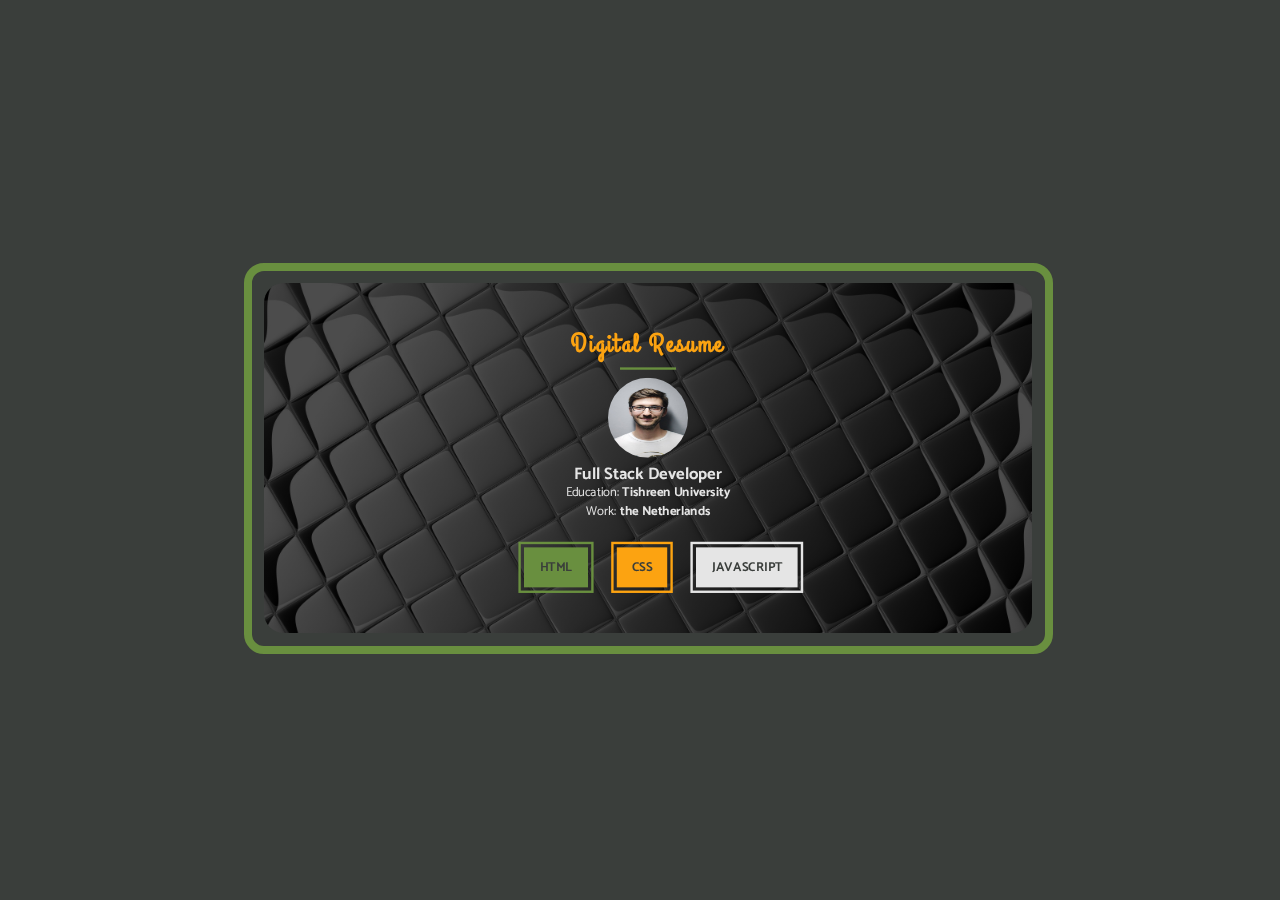
<file: week1/digital_resume_responsive/index.html>
<!DOCTYPE html>
<html lang="en">
<head>
    <meta charset="UTF-8">
    <meta http-equiv="X-UA-Compatible" content="IE=edge">
    <meta name="viewport" content="width=device-width, initial-scale=1.0">
    <title>Digital Resume - Ameri</title>
    <link rel="stylesheet" href="main.css">
</head>
<body>
    <main class="outer">
        <div class="container">
            <section class="front">
                <div class="content">
                    <h1>Digital Resume</h1>

                    <img src="prf_img.jpeg" alt="Profile Image" class="front-content-profile_img">
                    <h2>Full Stack Developer</h2>
                    <p>Education: <strong>Tishreen University</strong></p>
                    <p>Work: <b>the Netherlands</b></p>
                    <ul class="front-content-skills">
                        <li>html</li>
                        <li class="css">css</li>
                        <li class="java">javascript</li>
                    </ul>
                </div>
            </section>
            <section class="back">
                <div class="content">
                    <h1>Contact Me</h1>
                    <form class="back-content-form">
                        <label for="full-name">Name :</label>
                        <input id="full-name" type="text" placeholder="Full Name" />
                        <label for="email">E-mail :</label>
                        <input id="email" type="text" placeholder="Example@mail.com" />
                        <label for="details">Details :</label>
                        <textarea id="details" placeholder="The message here."></textarea>
                        <input type="submit" value="Submit"class="submit_btn">
                    </form>
                </div>
            </section>
        
        </div>
    </div>
    
</body>
</html>
</file>
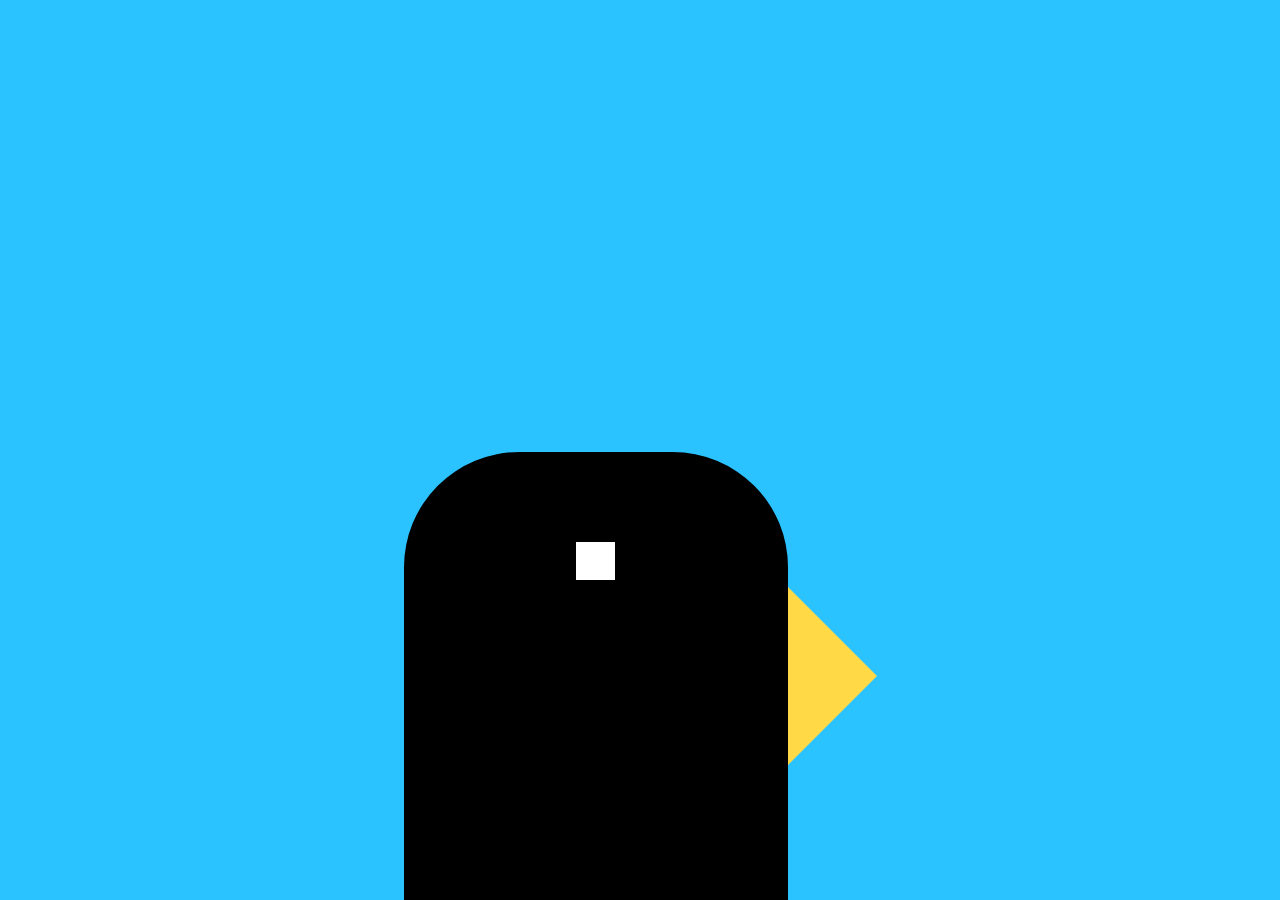
<file: week1/responsive_bird/index.html>
<!DOCTYPE html>
<html lang="en">
<head>
    <meta charset="UTF-8">
    <meta http-equiv="X-UA-Compatible" content="IE=edge">
    <meta name="viewport" content="width=device-width, initial-scale=1.0">
    <title>Les1 shapes</title>
    <link rel="stylesheet" href="style.css">
</head>
<body>
    <div class="container">
        <div class="shapes-container">
            <div class="lg-rect">
                <div class="sm-rect"></div>
            </div>
            <div class="tri">    
            </div>
        </div>        
    </div>
</body>
</html>
</file>
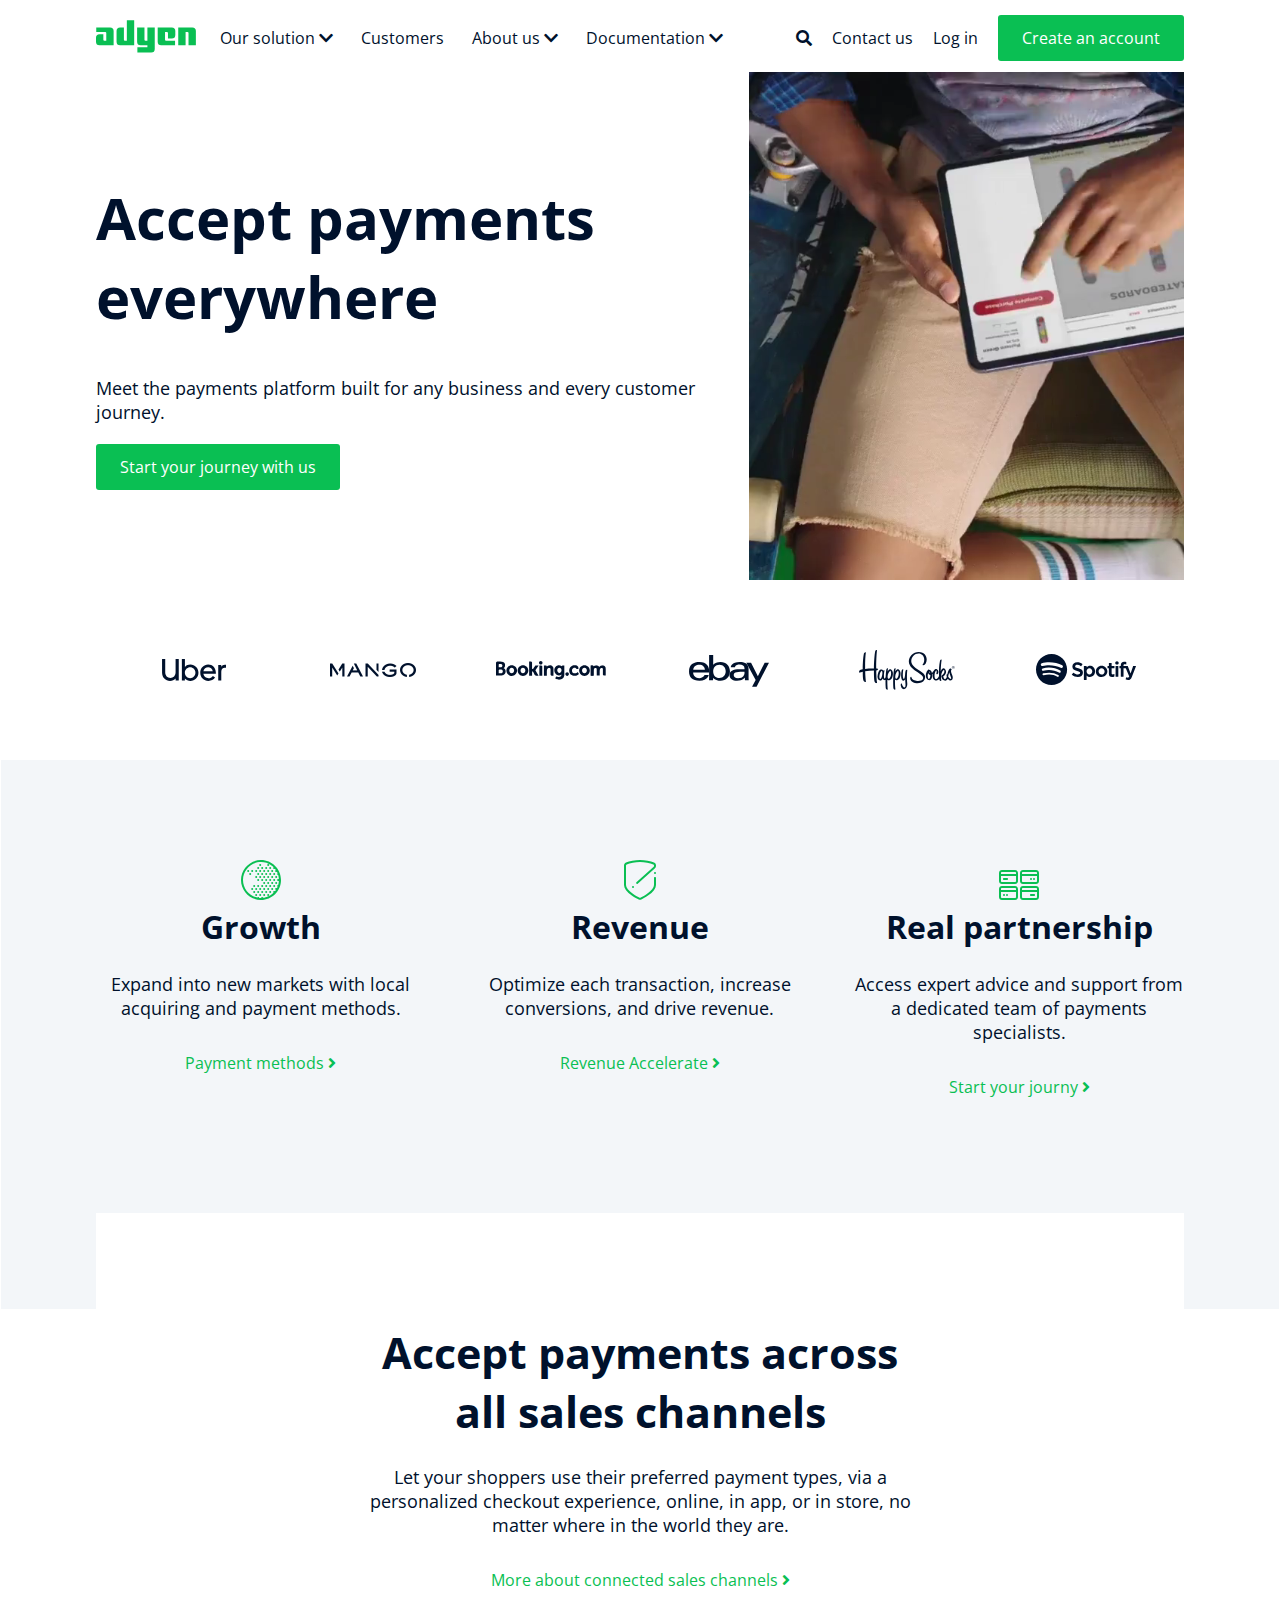
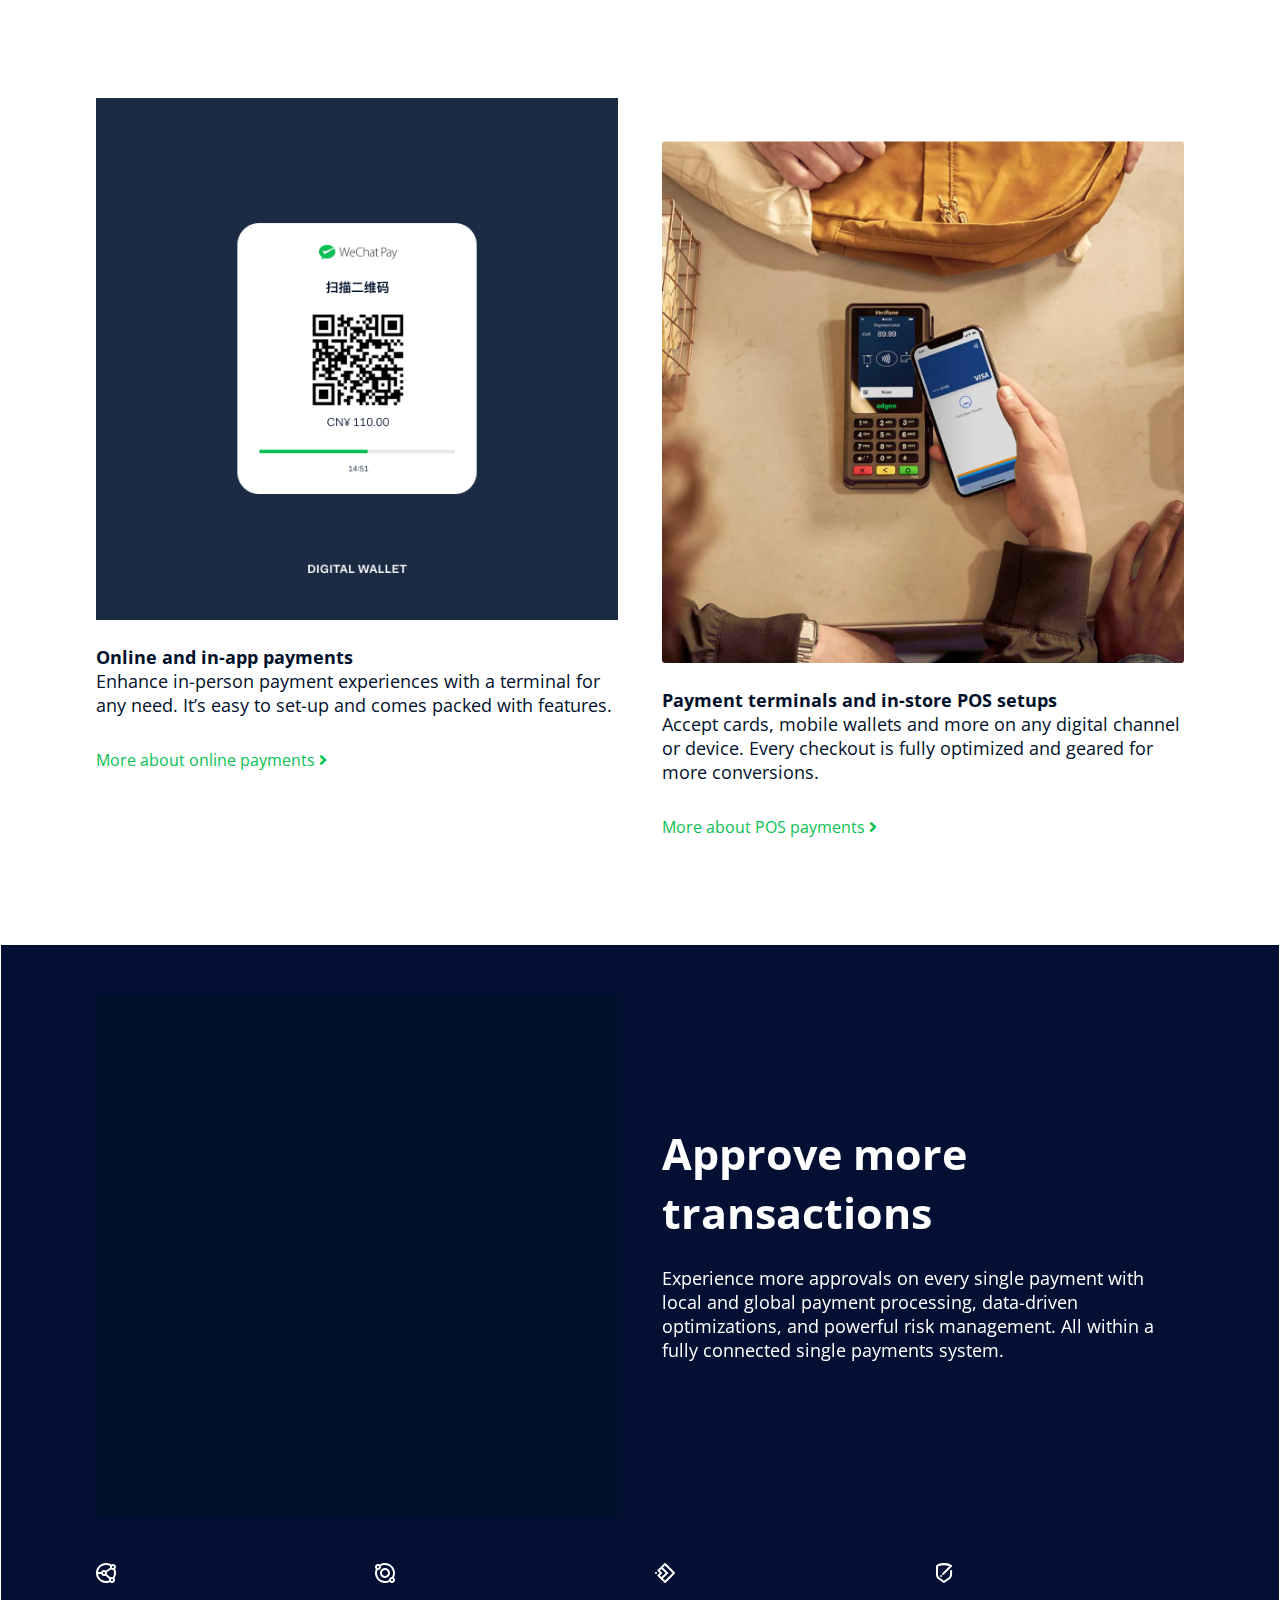
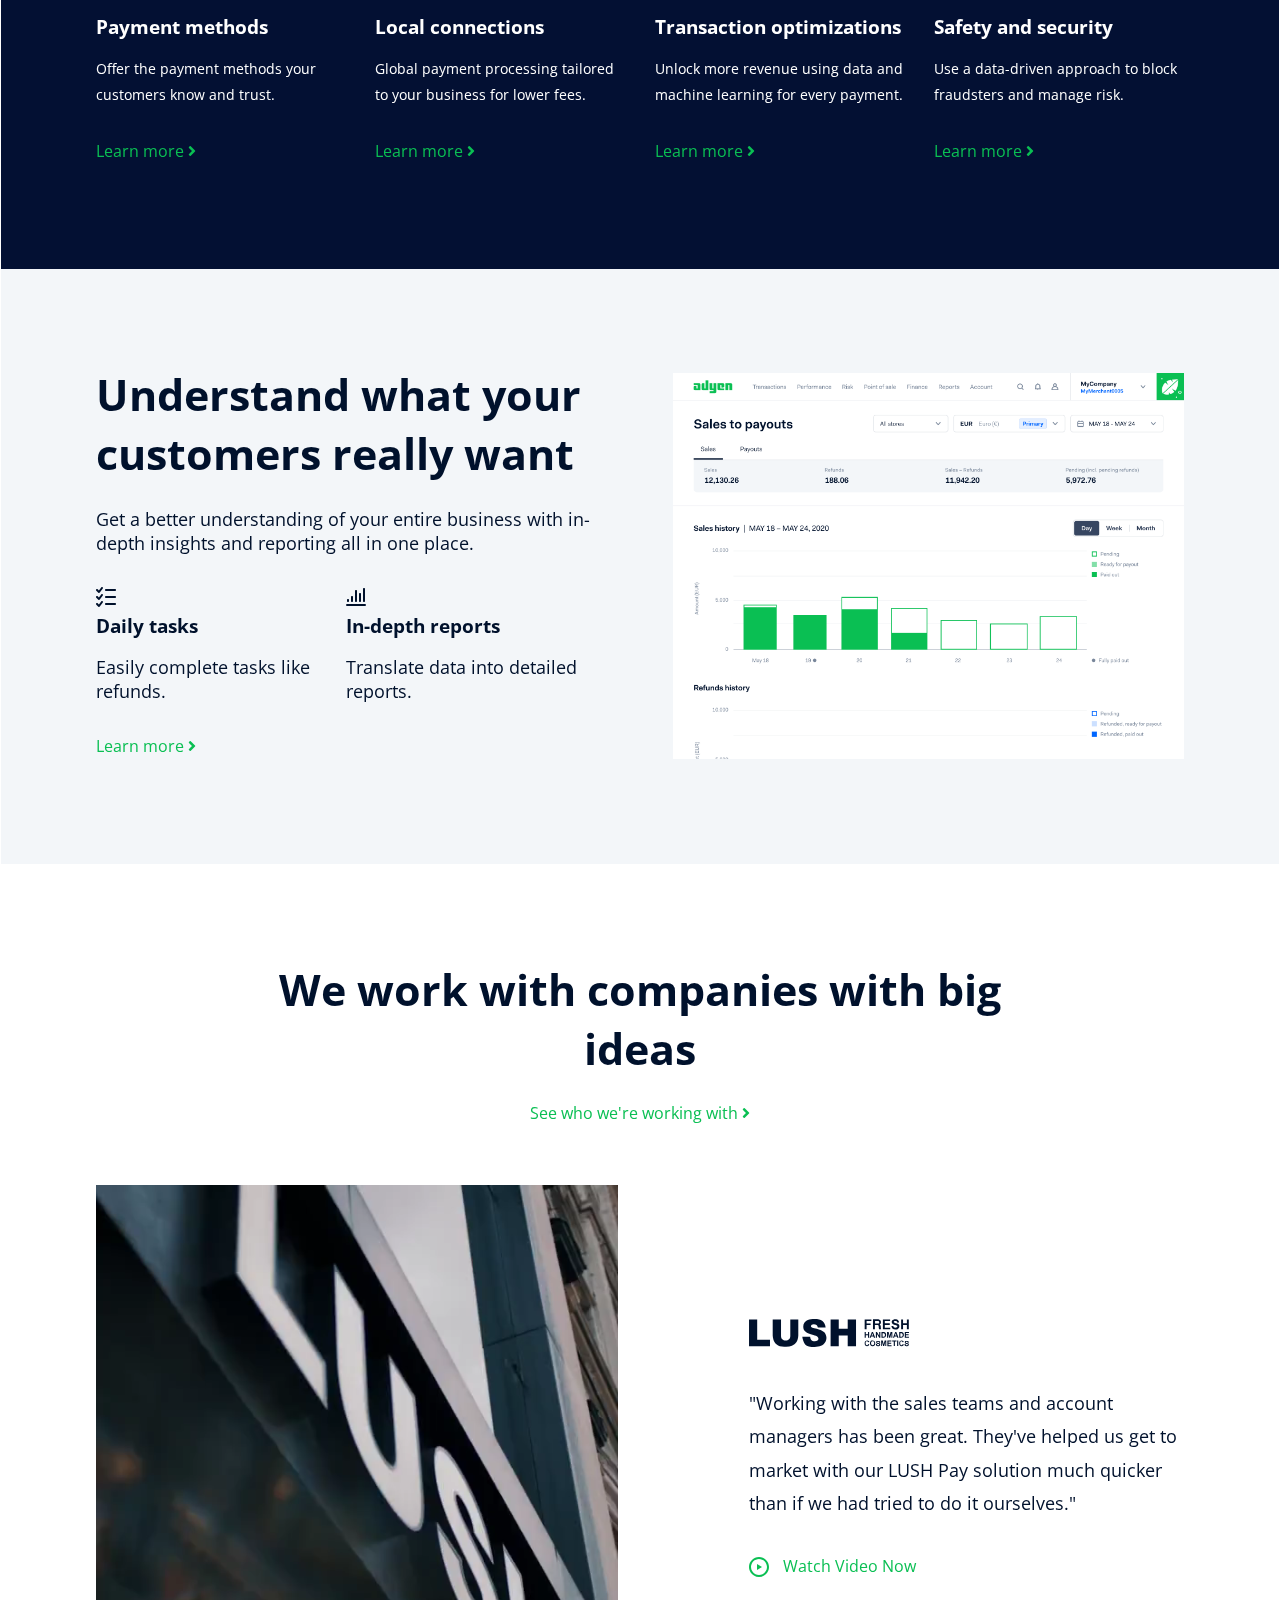
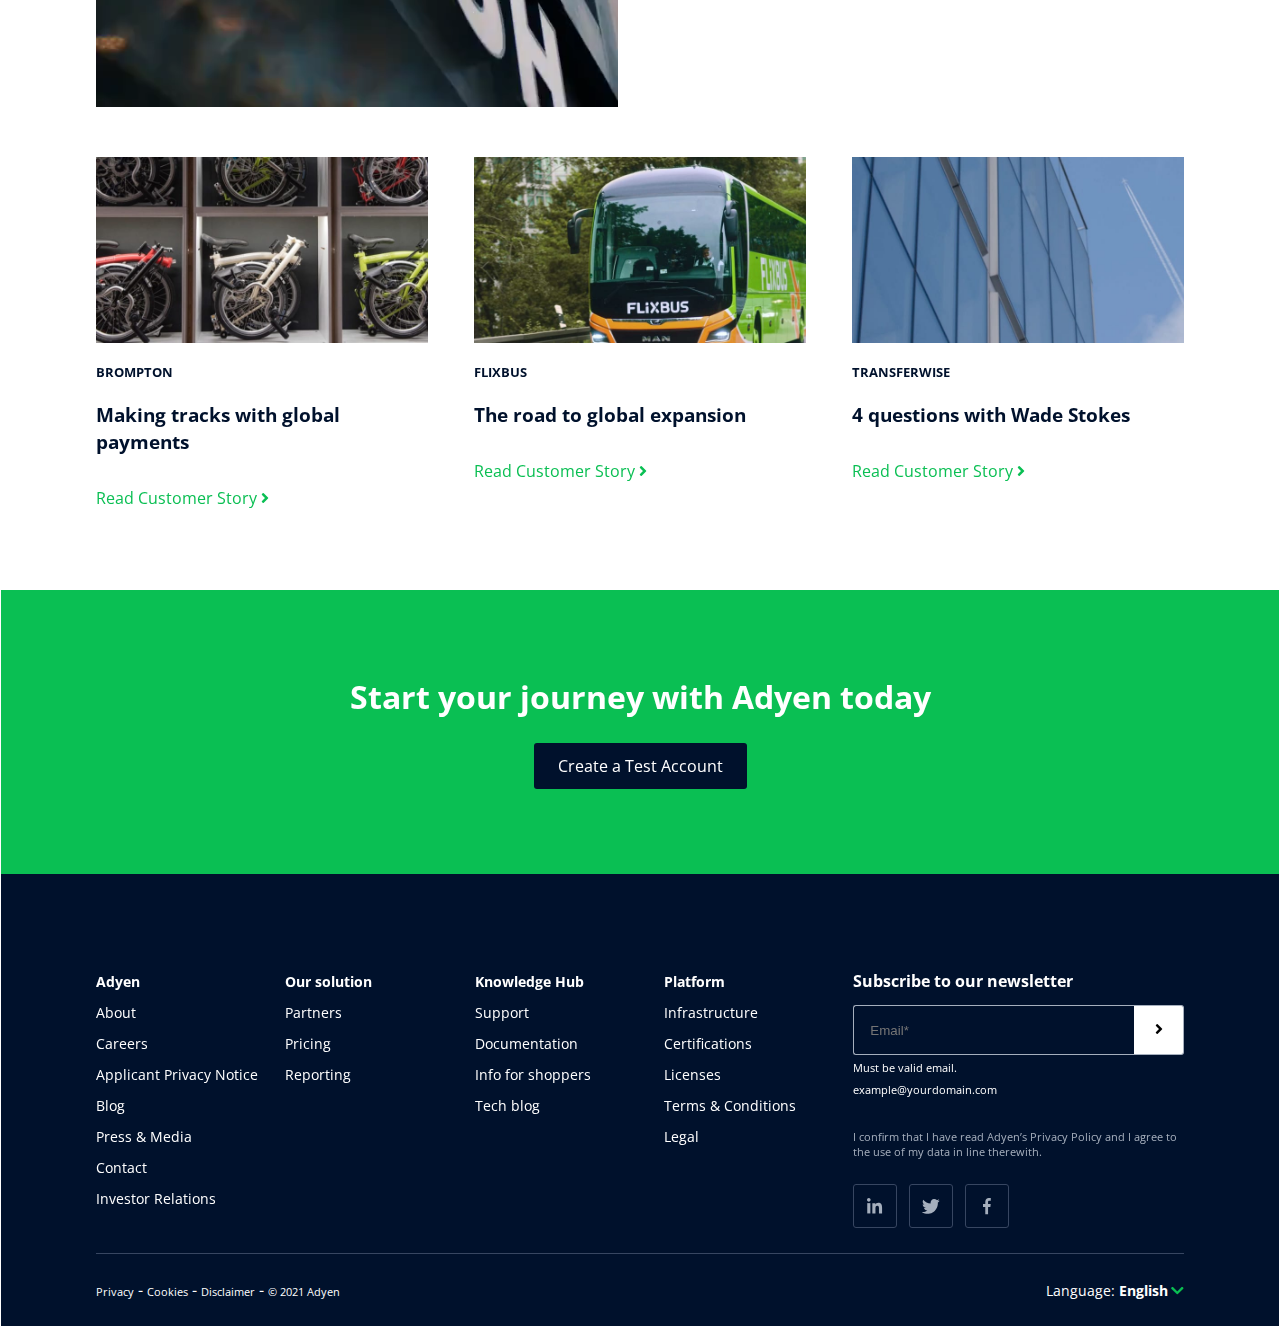
<file: week3/adyen-clone/index.html>
<!DOCTYPE html>
<html lang="en">

<head>
    <meta charset="UTF-8">
    <meta http-equiv="X-UA-Compatible" content="IE=edge">
    <meta name="viewport" content="width=device-width, initial-scale=1.0">
    <link rel="icon" href="assets/favicon.ico" type="image/ico">
    <title>Adyen | The payments platform built for growth</title>
    <link rel="stylesheet" href="https://cdnjs.cloudflare.com/ajax/libs/font-awesome/5.15.3/css/all.min.css">
    <link rel="stylesheet" href="style.css">
</head>

<body>
    <div id="main_background"></div>    
    <div class="container">
        <nav class="main_menu">
            <div class="logo">
                <a href="index.html"><img src="assets/adyen-header-logo-green.svg" width="100" height="39"
                        alt=""></a>
            </div>
            <div class="links">
                <ul class="main_menu-left">
                    <li class="menu-item sub_menu-btn"><a href="#"><span>Our solution </span> <i class="fas fa-chevron-down"></i></a>
                        <div class="sub_menu">
                            <i class="fas fa-chevron-left back_main_btn"></i>
                            <div class="sub_menu-item">
                                <h4>Our Solution</h4>
                                <p>A single payments platform to accept payments anywhere, on any device.</p>
                            </div>
                            <div class="sub_menu-item">
                                <h5>Products</h5>
                                <a href="#">Online payments</a>
                                <p>Everything you need to receive payments online</p>                                
                                <a href="#">Point of sale</a>
                                <p>In-store payments and terminals</p>                                
                                <a href="#">Platforms</a>
                                <p>Flexible payment solution for platforms</p>                                
                                <a href="#">Unified Commerce</a>
                                <p>Create the best customer experiences on any channel</p>                                
                                <a href="#">Issuing</a>
                                <p>Create physical and virtual cards</p>
                            </div>
                            <div class="sub_menu-item">
                                <h5>Features</h5>
                                <a href="#">Global acquiring</a>
                                <p>Local payment connections around the world</p>                                
                                <a href="#">Payment methods</a>
                                <p>Offer key payment methods anywhere in the world</p>                                
                                <a href="#">Risk management</a>
                                <p>Protect your business using data</p>                                
                                <a href="#">Revenue optimization</a>
                                <p>Optimize payments for more revenue</p>                                
                                <a href="#">Customer insights</a>
                                <p>Data-rich insights from all channels and locations</p>
                            </div>
                            <div class="sub_menu-item grey_bg">
                                <h5>How we work</h5>
                                <a href="#">Getting started</a>
                                <p>Steps to get started with the Adyen payments platform</p>                                
                                <a href="#">Customer success</a>
                                <p>What it's like to work with our team and technology</p>                                
                                <a href="#">Become a partner</a>
                                <p>Grow your client's business with Adyen</p>                                
                                <a href="#">Plugins with Adyen</a>
                                <p>Accept payments through your ecommerce platform</p>
                            </div>
                        </div>
                    </li>
                    <li class="menu-item"><a href="#">Customers</a></li>
                    <li class="menu-item sub_menu-btn"><a href="#"><span>About us </span><i class="fas fa-chevron-down"></i></a>
                        <div class="sub_menu">
                            <i class="fas fa-chevron-left back_main_btn"></i>
                            <div class="sub_menu-item">
                                <h4>About us</h4>
                                <p>We built a payments platform from the ground up to help fast-growing businesses.</p>
                            </div>
                            <div class="sub_menu-item">
                                <h5>Explore</h5>
                                <a href="#">Our story</a>
                                <p>Discover who we are</p>                                
                                <a href="#">Press and media</a>
                                <p>News, company info and resources</p>                                
                                <a href="#">Investor Relations</a>
                                <p>News and resources</p>                               
                            </div>
                            <div class="sub_menu-item">
                                <h5>Responsibility</h5>
                                <a href="#">Careers</a>
                                <p>Join our team</p>                                
                                <a href="#">Contact us</a>
                                <p>We're here to help</p>                                
                                <a href="#">Social responsibility</a>
                                <p>Our approach to social responsibility</p>                               
                                
                            </div>
                            <div class="sub_menu-item grey_bg">
                                <h5>Resources</h5>
                                <a href="#">Knowledge Hub</a>
                                <p>Free resources and training</p>                                
                                <a href="#">Blog</a>
                                <p>Payments blog for news and insights</p>                                
                                <a href="#">Newsletter</a>
                                <p>Get payments news delivered to your inbox</p>                                
                                
                            </div>
                        </div>
                    </li>
                    <li class="menu-item sub_menu-btn"><a href="#"><span>Documentation </span><i class="fas fa-chevron-down"></i></a>
                        <div class="sub_menu">
                            <i class="fas fa-chevron-left back_main_btn"></i>
                            <div class="sub_menu-item">
                                <h4>Documentation</h4>
                                <p>Discover our API and support documentation.</p>
                            </div>
                            <div class="sub_menu-item">
                                <h5>Get started</h5>
                                <a href="#">Documentation</a>
                                <p>Start building an integration into Adyen</p>                                
                                <a href="#">Online payments</a>
                                <p>Accept payments on the web, ios, or android</p>                                
                                <a href="#">Point of sale</a>
                                <p>Accept in-store payments for cards, wechat and more</p>                                
                                <a href="#">Platforms</a>
                                <p>Handle onboarding, payments, and payouts for your customers</p>                                
                                
                            </div>
                            <div class="sub_menu-item">
                                <h5>Developer tools</h5>
                                <a href="#">API Explorer</a>
                                <p>Use the explorer to send test requests and learn about the API</p>                                
                                <a href="#">Server-side libraries</a>
                                <p>Use our libraries for all the major languages</p>                                
                                
                            </div>
                            <div class="sub_menu-item grey_bg">
                                <h5>Support</h5>
                                <a href="#">Get support</a>
                                <p>Search our knowledge base, or open a ticket</p>                                
                                
                            </div>
                        </div>
                    </li>
                </ul>
                
                
                <ul class="main_menu-right">
                    <li class="menu-item" id="search_open_btn"><a href="#"><i class="fas fa-search"></i></a></li>
                    <li class="menu-item"><a href="#">Contact us</a></li>
                    <li class="menu-item"><a href="#">Log in</a></li>
                    <li class="menu-item"><a href="#" class="btn-primary">Create an account</a></li>
                </ul>
           </div>
            <a href="#" id="nav-btn">
                <span class="nav-btn"></span>                
            </a>
        </nav>
        <section class="main">
            <div class="main-header">
                <h1 class="heading">Accept payments everywhere</h1>
                <p>Meet the payments platform built for any business and every customer journey.</p>
                <a href="#" class="btn-primary">Start your journey with us</a>
            </div>
            <div class="main-video">
                <video video__selfhosted="" class="video__selfhosted" autoplay="" muted="" playsinline="" loop="" webkitallowfullscreen="" mozallowfullscreen="" allowfullscreen="" width="100%">
                    <source src="assets/anthem.mp4" type="video/mp4">
                    Your browser does not support the video tag
                </video>
            </div>
        </section>
        <section class="customers">
            <div class="customers-logo"><img src="assets/uber-logobar-svg.svg" alt="Uber logo"></div>
            <div class="customers-logo"><img src="assets/logobar-mango-black.png" alt="Mango logo"></div>
            <div class="customers-logo"><img src="assets/booking-com-logobar-svg.svg" alt="Booking.com logo"></div>
            <div class="customers-logo"><img src="assets/ebay-logobar.svg" alt="ebay logo"></div>
            <div class="customers-logo"><img src="assets/happy-socks-logobar-svg.svg" alt="Happy Socks logo"></div>
            <div class="customers-logo"><img src="assets/spotify-logobar-svg.svg" alt="Spotify logo"></div>
            
        </section>
        <section class="features">
            <div class="features-item">
                <div class="features-icon"><img src="assets/icon_world_green.svg" alt="Green world icon"></div>
                <div class="features-text">
                    <h2>Growth</h2>
                    <p>Expand into new markets with local acquiring and payment methods.</p>
                    <a href="#" class="link-green">Payment methods <i class="fas fa-angle-right"></i></a>
                </div>
            </div>
            <div class="features-item">
                <div class="features-icon"><img src="assets/revenue-protect-icon-green-svg.svg" alt="Green shield icon"></div>
                <div class="features-text">
                    <h2>Revenue</h2>
                    <p>Optimize each transaction, increase conversions, and drive revenue.</p>
                    <a href="#" class="link-green">Revenue Accelerate <i class="fas fa-angle-right"></i></a>
                </div>
            </div>
            <div class="features-item">
                <div class="features-icon"><img src="assets//issuing-icon-svg-green.svg" alt="Green credit card icon"></div>
                <div class="features-text">
                    <h2>Real partnership</h2>
                    <p>Access expert advice and support from a dedicated team of payments specialists.</p>
                    <a href="#" class="link-green">Start your journy <i class="fas fa-angle-right"></i></a>
                </div>
            </div>
            <div></div>
            <div></div>
        </section>
        <section class="channels">
            <div class="channels-text">
                <h2>Accept payments across all sales channels</h2>
                <p>Let your shoppers use their preferred payment types, via a personalized checkout experience, online, in app, or in store, no matter where in the world they are.</p>
                <a href="#" class="link-green">More about connected sales channels <i class="fas fa-angle-right"></i></a>
            </div>            
        </section>
        <section class="payments">
            <div class="payments-item">
                <img src="assets/homepage-payment-methods-EN.gif" alt="Various payment method checkouts">
                <p><strong>Online and in-app payments</strong><br>
                    Enhance in-person payment experiences with a terminal for any need. It’s easy to set-up and comes packed with features. </p>
                    <a href="#" class="link-green">More about online payments <i class="fas fa-angle-right"></i></a>
            </div>
            <div class="payments-item">
                <img src="assets/Group50378.jpg" alt="Point of sale payment terminal and digital wallet">
                <p><strong>Payment terminals and in-store POS setups</strong><br>
                    Accept cards, mobile wallets and more on any digital channel or device. Every checkout is fully optimized and geared for more conversions.</p>
                    <a href="#" class="link-green">More about POS payments <i class="fas fa-angle-right"></i></a>
            </div>

        </section>
        <section class="transactions">
            <div class="transactions-main">
                <div class="transactions-main-item">
                    <video video__selfhosted="" class="video__selfhosted" autoplay="" muted="" playsinline="" loop="" webkitallowfullscreen="" mozallowfullscreen="" allowfullscreen="" width="100%">
                        <source src="assets/Adyen.mp4" type="video/mp4">
                        Your browser does not support the video tag
                        </video>
                </div>
                <div class="transactions-main-item">
                    <h2>Approve more transactions</h2>
                    <p>Experience more approvals on every single payment with local and global payment processing, data-driven optimizations, and powerful risk management. All within a fully connected single payments system.</p>
                </div>
            </div>
            <div class="transactions-feature">
                <div class="transactions-feature-item">
                    <img src="assets/payment-methods-icon-20-white.svg" alt="Payment methods">
                    <h4>Payment methods</h4>
                    <p>Offer the payment methods your customers know and trust.</p>
                    <a href="#" class="link-green">Learn more <i class="fas fa-angle-right"></i></a>
                </div>
                <div class="transactions-feature-item">
                    <img src="assets/global-acquiring-icon-20-white.svg" alt="Local connections">
                    <h4>Local connections</h4>
                    <p>Global payment processing tailored to your business for lower fees.</p>
                    <a href="#" class="link-green">Learn more <i class="fas fa-angle-right"></i></a>
                </div>
                <div class="transactions-feature-item">
                    <img src="assets/revenue-optimization-icon-20-white.svg" alt="Transaction optimizations">
                    <h4>Transaction optimizations</h4>
                    <p>Unlock more revenue using data and machine learning for every payment.</p>
                    <a href="#" class="link-green">Learn more <i class="fas fa-angle-right"></i></a>
                </div>
                <div class="transactions-feature-item">
                    <img src="assets/revenue-protect-icon-20-white.svg" alt="Safety and security">
                    <h4>Safety and security</h4>
                    <p>Use a data-driven approach to block fraudsters and manage risk.</p>
                    <a href="#" class="link-green">Learn more <i class="fas fa-angle-right"></i></a>
                </div>
            </div>
        </section>
        <section class="reports">
            <div class="reports-item">
                <h2>Understand what your customers really want</h2>
                <p>Get a better understanding of your entire business with in-depth insights and reporting all in one place. </p>
                <div class="reports-item-features">
                    <div class="reports-item-fearures-item">
                        <img src="assets/rules-icon-20.svg" alt="Daily tasks">
                        <h4>Daily tasks</h4>
                        <p>Easily complete tasks like refunds.</p>
                        <a href="#" class="link-green">Learn more <i class="fas fa-angle-right"></i></a>
                    </div>
                    <div class="reports-item-fearures-item">
                        <img src="assets/customer-insights-icon-20.svg" alt="In-depth reports">
                        <h4>In-depth reports</h4>
                        <p>Translate data into detailed reports.</p>
                    </div>
                </div>
            </div>
            <div class="reports-item">
                <img class="img_fit_full" src="assets/Browser.png" alt="Adyen sales to payouts dashboard screenshot">
            </div>
        </section>
        <section class="companies">
            <div class="companies-heading">
                <h2>We work with companies with big ideas</h2>
                <a href="#" class="link-green">See who we're working with <i class="fas fa-angle-right"></i></a>
            </div>
            <div class="companies-main">
                <div class="companies-main-item-1">
                    <video video__selfhosted="" class="video__selfhosted" autoplay="" muted="" playsinline="" loop="" webkitallowfullscreen="" mozallowfullscreen="" allowfullscreen="" width="100%">
                        <source src="assets/homepage-square-video-Lush.mp4" type="video/mp4">
                        Your browser does not support the video tag
                        </video>
                </div>
                <div class="companies-main-item-2">
                    <img class="lush-logo" src="assets/lush-logo-horizontal-svg.svg" alt="Lush logo">
                    <p>"Working with the sales teams and account managers has been great. They've helped us get to market with our LUSH Pay solution much quicker than if we had tried to do it ourselves."</p>
                    <a href="#" class="link-green-btn" id="btn-play">
                        <svg class="white" width="20" height="20" viewBox="0 0 20 20" fill="none" xmlns="http://www.w3.org/2000/svg">
                            <path d="M10 0C4.5 0 0 4.5 0 10C0 15.5 4.5 20 10 20C15.5 20 20 15.5 20 10C20 4.5 15.5 0 10 0ZM10 18C5.6 18 2 14.4 2 10C2 5.6 5.6 2 10 2C14.4 2 18 5.6 18 10C18 14.4 14.4 18 10 18Z" fill="#0ABF53"></path>
                            <path d="M8 13L13 10L8 7V13Z" fill="#0ABF53"></path>
                            </svg>
                            <svg class="green" width="20" height="20" viewBox="0 0 20 20" fill="none" xmlns="http://www.w3.org/2000/svg">
                            <circle cx="10" cy="10" r="10" fill="#0ABF53"></circle>
                            <path d="M8 13L13 10L8 7V13Z" fill="white"></path>
                        </svg>
                        Watch Video Now</a>                    
                </div>
            </div>
            <div class="sm-slider">
                <div class="sm-slider-nav">
                    <span class="sm-slider-btn"></span>
                    <span class="sm-slider-btn"></span>
                    <span class="sm-slider-btn"></span>                
                </div>
                <div class="companies-features">
                    <div class="companies-features-item companies-features-item-left">
                        <img src="assets/hompage-16x9-brompton.jpg" alt="Brompton bikes">
                        <h5>BROMPTON</h5>
                        <h4>Making tracks with global payments</h4>
                        <a href="#" class="link-green">Read Customer Story <i class="fas fa-angle-right"></i></a>
                    </div>
                    <div class="companies-features-item">
                        <img src="assets/hompage-16x9-flixbus.jpg" alt="Flixbus">
                        <h5>FLIXBUS</h5>
                        <h4>The road to global expansion</h4>
                        <a href="#" class="link-green">Read Customer Story <i class="fas fa-angle-right"></i></a>
                    </div>
                    <div class="companies-features-item companies-features-item-right">
                        <img src="assets/hompage-16x9-transferwise.jpg" alt="Glass Transferwise office building">
                        <h5>TRANSFERWISE</h5>
                        <h4>4 questions with Wade Stokes</h4>
                        <a href="#" class="link-green">Read Customer Story <i class="fas fa-angle-right"></i></a>
                    </div>
                </div>
            </div>        
        </section>
        <section class="account">
            <h3>Start your journey with Adyen today</h3>
            <a class="btn-primary-black" href="#">Create a Test Account</a>
        </section>
        <footer class="footer">
            <div class="footer-main">
                <ul class="footer-link">
                    <li class="footer-link-title"><a href="#"><strong>Adyen</strong></a></li>
                    <li><a href="#">About</a></li>
                    <li><a href="#">Careers</a></li>
                    <li><a href="#">Applicant Privacy Notice</a></li>
                    <li><a href="#">Blog</a></li>
                    <li><a href="#">Press & Media</a></li>
                    <li><a href="#">Contact</a></li>
                    <li><a href="#">Investor Relations</a></li>
                </ul>
                <ul class="footer-link">
                    <li class="footer-link-title"><a href="#"><strong>Our solution</strong></a></li>
                    <li><a href="#">Partners</a></li>
                    <li><a href="#">Pricing</a></li>
                    <li><a href="#">Reporting</a></li>                
                </ul>
                <ul class="footer-link">
                    <li class="footer-link-title"><a href="#"><strong>Knowledge Hub</strong></a></li>
                    <li><a href="#">Support</a></li>
                    <li><a href="#">Documentation</a></li>
                    <li><a href="#">Info for shoppers</a></li>
                    <li><a href="#">Tech blog</a></li>                 
                </ul>
                <ul class="footer-link">
                    <li class="footer-link-title"><a href="#"><strong>Platform</strong></a></li>
                    <li><a href="#">Infrastructure</a></li>
                    <li><a href="#">Certifications</a></li>
                    <li><a href="#">Licenses</a></li>
                    <li><a href="#">Terms & Conditions</a></li>
                    <li><a href="#">Legal</a></li>                
                </ul>
                <div class="contact">
                    <h2>Subscribe to our newsletter</h2>
                    <form action="" class="newsletter_form">
                        <div class="newsletter_form-input">
                            <input type="email" name="email" id="email" placeholder="Email*" required><button class="btn_submit" type="submit"><i class="fas fa-angle-right"></i></button>
                        </div>                        
                        <span class="email_note">Must be valid email.<br>example@yourdomain.com</span>
                    </form>
                    <span class="privacy_reading">I confirm that I have read Adyen’s Privacy Policy and I agree to the use of my data in line therewith.</span>
                    <div class="social_media">
                        <a href="#">
                            <svg width="16" height="16" viewBox="0 0 16 16" fill="none" xmlns="http://www.w3.org/2000/svg">
                                <path fill-rule="evenodd" clip-rule="evenodd" d="M1.81243 0C2.8114 0 3.62485 0.83487 3.62485 1.85852C3.62485 2.8838 2.8114 3.71867 1.81243 3.71867C0.81028 3.71867 0 2.8838 0 1.85852C0 0.83487 0.81028 0 1.81243 0Z" fill="#A5AFBD"></path>
                                <path fill-rule="evenodd" clip-rule="evenodd" d="M0.247314 15.441H3.37585V5.1264H0.247314V15.441Z" fill="#A5AFBD"></path>
                                <path fill-rule="evenodd" clip-rule="evenodd" d="M5.33691 5.12706H8.33384V6.53641H8.37507C8.7921 5.72595 9.81169 4.87155 11.3324 4.87155C14.4942 4.87155 15.0793 7.00511 15.0793 9.78313V15.4417H11.9571V10.4276C11.9571 9.2298 11.9333 7.69188 10.3334 7.69188C8.70647 7.69188 8.45911 8.99382 8.45911 10.3381V15.4417H5.33691V5.12706Z" fill="#A5AFBD"></path>
                            </svg>
                        </a>
                        <a href="#">
                            <svg width="18" height="15" viewBox="0 0 18 15" fill="none" xmlns="http://www.w3.org/2000/svg">
                                <path fill-rule="evenodd" clip-rule="evenodd" d="M5.3519 11.5254C3.46703 11.4582 2.29055 10.071 1.97849 8.94455C2.50275 9.04696 3.01922 9.02615 3.53256 8.89655C3.54661 8.89335 3.55909 8.88535 3.58562 8.87255C2.56361 8.62774 1.77564 8.06932 1.22953 7.16529C0.867538 6.56526 0.692782 5.90924 0.699023 5.18921C1.20769 5.46762 1.74132 5.62283 2.31239 5.63883C1.54472 5.07241 1.02981 4.33158 0.819168 3.38274C0.610085 2.43711 0.745833 1.53948 1.20925 0.691445C3.17213 3.06113 5.65616 4.36198 8.68786 4.57639C8.66602 4.42758 8.64417 4.29958 8.63013 4.16837C8.52871 3.29314 8.69878 2.47871 9.15908 1.73788C9.7364 0.809849 10.5602 0.232228 11.6181 0.0562211C12.8383 -0.148586 13.9025 0.208227 14.7934 1.09306C14.8527 1.15386 14.9026 1.17146 14.9853 1.15386C15.7311 0.985856 16.4333 0.710645 17.0949 0.320231C17.1105 0.310631 17.1261 0.30263 17.1432 0.29463C17.1464 0.29303 17.1526 0.29303 17.1666 0.29303C16.8811 1.15706 16.3584 1.82589 15.6141 2.31711C16.3163 2.2371 16.9872 2.04669 17.6347 1.75868C17.6394 1.76508 17.6441 1.77148 17.6488 1.77629C17.5099 1.96189 17.3757 2.1539 17.2322 2.33471C16.8468 2.82112 16.4052 3.24834 15.9137 3.61955C15.8716 3.64995 15.8513 3.68036 15.8529 3.73636C15.8731 4.28838 15.8529 4.8388 15.7858 5.38602C15.6469 6.54286 15.3317 7.6437 14.8511 8.69654C14.3549 9.78458 13.7074 10.7654 12.8914 11.6279C11.5105 13.0919 9.84562 14.0375 7.9077 14.4776C7.24301 14.6264 6.56895 14.7016 5.88865 14.7224C3.79782 14.7848 1.86458 14.2519 0.0858176 13.1255C0.0624128 13.1111 0.0405683 13.0951 0 13.0695C1.26542 13.2087 2.46999 13.0423 3.62774 12.5575C4.24251 12.2967 4.81203 11.9575 5.3519 11.5254Z" fill="#A5AFBD"></path>
                            </svg>
                        </a>
                        <a href="#">
                            <svg width="8" height="17" viewBox="0 0 8 17" fill="none" xmlns="http://www.w3.org/2000/svg">
                                <path fill-rule="evenodd" clip-rule="evenodd" d="M6.20544 2.76195C6.66694 2.74324 7.12845 2.75727 7.59137 2.75727H7.78165V0.119561C7.53599 0.0930596 7.27755 0.0540863 7.0191 0.0400559C6.54624 0.0166719 6.07196 -0.008271 5.59768 0.00264152C4.87347 0.0197898 4.18903 0.213097 3.58978 0.683895C2.90392 1.2264 2.52762 1.98716 2.3842 2.88511C2.32455 3.25457 2.30893 3.63963 2.30041 4.01689C2.28763 4.60773 2.29899 5.19856 2.29899 5.79096V6.01388H0V8.95871H2.28479V16.3636H5.07795V8.97118H7.35565C7.47209 7.99061 7.58569 7.02096 7.70497 6.01233C7.52179 6.01233 7.35849 6.01077 7.19377 6.01233C6.54624 6.01544 5.05949 6.01233 5.05949 6.01233C5.05949 6.01233 5.06517 4.55161 5.08079 3.91868C5.10351 3.05191 5.57211 2.78689 6.20544 2.76195Z" fill="#A5AFBD"></path>
                            </svg>
                        </a>
                    </div>
                </div>
            </div>
            <div class="footer-info">
                <div class="footer-info-item">
                    <a href="#">Privacy</a>
                    -
                    <a href="#">Cookies</a>
                    -
                    <a href="#">Disclaimer</a>
                    -
                    <span class="copyright">&copy; 2021 Adyen</span>
                </div>
                <div class="footer-info-item">
                    <span class="label_language">Language: </span>
                    <a class="btn-language" href="#"><span class="language">English</span> <i class="fas fa-chevron-down"></i></a>
                </div>
            </div>
        </footer>
    </div>

    <div class="video_modal" style="display: none;">
        <span class="video_modal-close">x</span>
        <div class="youtube_video">
            <iframe id="player" frameborder="0" allowfullscreen="1" allow="accelerometer; autoplay; clipboard-write; encrypted-media; gyroscope; picture-in-picture" title="YouTube video player" width="100%" height="614.6999999999999" src="https://www.youtube.com/embed/HeBR_9erI9M?rel=0&amp;enablejsapi=1&amp;modestbranding=1&amp;origin=https%3A%2F%2Fwww.adyen.com&amp;widgetid=3" data-gtm-yt-inspected-1408805_280="true"></iframe>
        </div>        
    </div>
    <div id="search" class="search-modal" style="display: none;">
        <form action="" class="search-form">
            <div class="form-group">
                <input type="text" name="search" id="search-input" class="search-input" placeholder="Type Your Search">
                <i class="fas fa-search"></i>
            </div>
            <div class="search-options">
                <a href="#" class="search-options-btn">Website</a>
                <a href="#" class="search-options-btn">Blog</a>
                <a href="#" class="search-options-btn">Documentation</a>
                <a href="#" class="search-options-btn">Support</a>
                <a href="#" class="search-options-btn">Api Explorer</a>
            </div>
        </form>
        <span class="search-close-btn"><i class="fas fa-times-circle"></i></span>
    </div>
    <script
  src="https://code.jquery.com/jquery-3.5.1.min.js"
  integrity="sha256-9/aliU8dGd2tb6OSsuzixeV4y/faTqgFtohetphbbj0="
  crossorigin="anonymous"></script>
  <script type="text/javascript" src="script.js"></script>
</body>

</html>
</file>
<file: week1/digital_resume_responsive/main.css>
@import url("https://fonts.googleapis.com/css?family=Catamaran:400,700|Grand+Hotel");

* {
	margin: 0;
	padding: 0;
	box-sizing: border-box;
}
body {
	height: 100vh;	
	display: flex;	
	justify-content: center;	
	align-items: center;	
	perspective: 900px;	
	transform-style: preserve-3d;
	position: relative;
	background-color: #3a3e3b;
	font-family: "Catamaran", sans-serif;
}
h1{
	font-family: "Grand Hotel", cursive;  
  	color:#fca311;
	letter-spacing: 3px;
}
h2{
	font-size: 1.3rem;
}
.outer{
	position: relative;
	padding:20px 5px 5px 20px;
}
.outer:before{
	border: 0.5rem solid #698f3f;
	content: '';
	position: absolute;
	left: 0;
	top: 0;	
	width: 100%;
	height: 100%;
	transition: all 1s ease-in-out;	
	border-radius: 20px;	
}
.outer:hover:before{	
	transform: scale(1.1);
}
.container {
	min-width: 60vw;
	min-height: 350px;
	border-radius: 20px;
	position: relative;	
	transition: 2s ease-in-out;
	transition-delay: 1s;
	transform-style: preserve-3d;
}

.front, .back {
	position: absolute;
	text-align: center;
	width: 100%;
	height: 100%;
	padding: 20px 50px;
	color: #e5e5e5;
	transform-style: preserve-3d;
	backface-visibility: hidden;
	border-radius: 20px;
}
.content {
	transform: translateZ(70px) scale(0.8);
	line-height: 1.5em;
}
.content h1 {
	position: relative;
	margin-bottom: 30px;
	transform: translateZ(20px)
}
.content h1:after {
	content: "";
	position: absolute;
	bottom: -20px;
	height: 3px;
	background-color: #698f3f;
	width: 70px;
	left: 50%;
	transform: translateX(-50%);
}
.front {
	z-index: 2;	
	background-size: cover;
	background-image:linear-gradient(rgba(0, 0, 0, 0.7), rgba(0, 0, 0, 0.7)), url(back.jpg);
}
.back {	
	transform: rotateY(180deg);	
	padding-top: 10px;	
	background-image: linear-gradient(rgba(0, 0, 0, 0.8), rgba(0, 0, 0, 0.8)),url(back.jpg);
}
.outer:hover .container {	
	transform: rotateY(180deg);
}

.front-content-skills li{
	display: inline-block;
	background: #698f3f;
	text-decoration: none;
	text-transform: uppercase;
	padding: 0.8rem 1.2rem;
	color: #3a3e3b;
	font-weight: bold;
	outline: 0.2rem solid #698f3f;
	outline-offset: 4px;
	cursor: pointer;
	transition: all 0.3s linear;
	margin-top: 2rem;
	margin-left: 2rem;
}
li.css{
	background: #fca311;
	outline: 0.2rem solid #fca311;
}
li.java{
	background: #e5e5e5;
	outline: 0.2rem solid #e5e5e5;
}
.front-content-profile_img{
	width: 100px;
	height: 100px;
	border-radius: 50%;
	display: inline-block;
}


.back-content-form {
	text-align: left;
}

.back-content-form label,
.back-content-form input {
	display: block;
}
.back-content-form input,
.back-content-form textarea {
	background: transparent;
	border: 0;
	/* outline: 0; */
	border-bottom: 2px solid #698f3f;
	padding: 5px;
	width: 100%;
	color: #e5e5e5;
}
.back-content-form label {
	margin: 15px 0;
}
.back-content-form .submit_btn {	
	width: auto;
	margin: 10px auto;
	padding: 5px 10px;
	border: 3px solid #698f3f;
	border-radius: 4px;
	color: #e5e5e5;
	cursor: pointer;
}



@media screen and (max-width: 796px) {
	.container{
		min-height: 570px;
		min-width: 70vw;
	}
}
</file>
<file: week1/responsive_bird/style.css>
body{
    margin:0;
    padding: 0;
    box-sizing: border-box;
}
.container{
    background-color: #2BC3FF; 
    height: 100vh;
    width: 100vw;   
    display: flex;
    align-items: flex-end;
    justify-content: center;       
}
.shapes-container{    
    display: flex;
    align-items: center;
    justify-content: center;    
}
.lg-rect{
    background-color: #000;
    width: 30vw;
    height: 35vw;
    position: relative;
    border-top-right-radius: 9vw;
    border-top-left-radius: 9vw;
}
.sm-rect{
    position: absolute;
    top:20%;
    left:calc(50% - 1.5vw);    
    background-color: #fff;
    width: 3vw;
    height: 3vw;
}
.tri{
    border-top: 7vw solid transparent;
    border-bottom: 7vw solid transparent;
    border-left: 7vw solid #ffd946;
}
</file>
<file: week3/adyen-clone/style.css>
@import url('https://fonts.googleapis.com/css2?family=Open+Sans:wght@300;400;600;700&display=swap');
/* @font-face {
    font-family: "Fakt";    
    src: url("fonts/FaktPro-Normal.woff") format("woff");
    font-weight: 500;
    font-style: normal;
    font-stretch: normal;
  } 
  @font-face {
    font-family: "Fakt";    
    src: url("fonts/FaktPro-SemiBold.woff") format("woff");      
    font-weight: 600;
    font-style: normal;
    font-stretch: normal;
  } */

:root {
    --green: #0abf53;
    --green-dark: #078f3e;
    --blue-dark: #031033;
    --grey: #f3f6f9;
    --blue-darker: rgb(0, 17, 44);
    --grey-dark: #a5afbd;
    --grey-darker: #374661;
}
* {
    margin: 0;
    padding: 0;
    box-sizing: border-box;
}
body {
    font-family: 'Open Sans', sans-serif;
    /* font-family: 'Fakt', sans-serif; */
    color: var(--blue-darker);
}

a{
    text-decoration: none;
    color: var(--blue-darker);
    font-size: 1rem;
}
h1{
    padding-bottom: 2.5rem;
    font-size: 3.6rem;
}
h2{
    font-size: 2rem;
    padding-bottom: 1.5rem;
}
h4{
    font-size: 1.2rem;
    margin-bottom: 1rem;
}
p{
    padding-bottom: 2rem;
    font-size: 1.1rem;
}
ul{
    list-style: none;
}
ul li{
    display: inline-block;
}
.container {
    width: 85%;
    max-width: 1248px;
    margin: 0 auto;
}
.main_menu {
    display: flex;
    justify-content: space-between;
    align-items: center;
    flex-wrap: wrap;
    height: 72px;    
}
.logo{
    margin-right: 24px;
    z-index: 2;
}
.links{
    flex:1;
    display: flex;
    justify-content: space-between;
    align-items: center;
    transition: all .5s ease-in-out;
}
.main_menu-left .menu-item {
    margin-right: 24px;
}
.main_menu-right .menu-item {
    margin-left: 1rem;
}
.menu-item {
    padding: 22px 0;
    border-top: 4px solid transparent;
    transition: border .3s ease-in-out;
}
.menu-item:hover {
    border-top: 4px solid var(--green);
}
.main_menu-right .menu-item:last-child:hover{
    border-top: 4px solid transparent;
}
.btn-primary{
    padding: 12px 24px;
    background-color: var(--green);    
    color: #fff;
    border-radius: 3px;
    cursor: pointer;    
    transition: background-color .3s ease-in-out;
}
.btn-primary:hover{
    background-color: var(--green-dark);
}
.main{
    display: flex;
    justify-content: space-between;
    align-items: center;
}
.main-header{
    flex: 55%;
}
.main-video{
    flex:35%;
}
.customers{
    display: flex;
    flex-wrap:wrap;
    justify-content: space-evenly;
    align-items: center;
    padding: 50px 0;
}
.customers-logo img{
    width: 160px;
}
.features-icon img{
    width: 40px;
}
.features{
    display: grid;
    grid-template-columns: repeat(auto-fit, minmax(30%, 1fr));
    grid-column-gap: 50px;
    grid-row-gap: 50px;
    background-color: var(--grey);
    margin: 0 calc((85.2vw - 100vw) / 2);
    padding: 100px calc((100vw - 85.2vw) / 2) 150px;
   
}
.features-item{
    display: flex;
    flex-direction: column;
    align-items: center;
    text-align: center;    
}
.link-green{
    color:var(--green);
    padding-bottom: 10px;
    border-bottom: 1px solid transparent;
    transition: border .3s ease-in-out;
    display: inline-block;
}
.link-green:hover{
    border-bottom: 1px solid var(--green);
}

.channels{
    background-color: #fff;
    margin-top: -96px;
    padding-top:110px;
    display: flex;
    flex-direction: column;
    align-items: center;
    
}
.channels-text{
    width: 50%; 
    text-align: center;   
}
.channels-text h2, .transactions-main-item h2, .reports-item h2, .companies-heading h2{
    font-size: 2.7rem;
}
.payments{
    display: flex;
    justify-content: space-between;
    padding: 96px 0;
}
.payments-item{
    width: 48%;
}
.payments img{
    width: 100%;
    display: block;
    margin-bottom: 25px;
}
.transactions{
   background-color: var(--blue-dark);
   color:#fff;
   margin: 0 calc((85.2vw - 100vw) / 2);
   padding: 50px calc((100vw - 85.2vw) / 2) 96px;
}
.transactions-main{
    display: flex;
    align-items: center;
    justify-content: space-between;
}
.transactions-main-item{
    width: 48%;
}
.transactions-feature{
    display: flex;
    justify-content: space-between;
    padding-top: 40px;
}
.transactions-feature-item{
    width: 23%;
}
.transactions-feature-item img{
    width: 20px;
    /* display: block; */
    margin-bottom: 25px;
}
.transactions-feature-item p{
    font-size: 0.9rem;
    line-height: 1.8;
}
.reports{
    background-color: var(--grey);
    display: flex;
    justify-content: space-between;
    align-items: center;
    margin: 0 calc((85.2vw - 100vw) / 2);
    padding: 96px calc((100vw - 85.2vw) / 2);
}
.reports-item{
    width: 47%;
}
.img_fit_full{
    display: block;
    width: 100%;    
}
.reports-item-features{
    display: flex;
    justify-content: space-between;    
}
.companies{
    padding: 96px 0 70px;
}
.companies-heading{
    text-align: center;
    width: 70%;
    margin: 0 auto 50px;
}
.companies-main{
    display: flex;
    justify-content: space-between;
    align-items: center;
}
.companies-main-item-1{
    width: 48%;
}
.companies-main-item-2{
    width: 40%;
}
.lush-logo{
    width: 160px;
    margin-bottom: 35px;
}
.companies-main-item-2 p{
    line-height: 1.9;
}
.link-green-btn{
    color: var(--green);
    margin-left:10px;
}
.link-green-btn .white, .link-green-btn .green{
    position: relative;
    top: 5px;
    right: 10px;
}
.link-green-btn .green{
    display: none;
}
.link-green-btn:hover .white{
    display: none;
}
.link-green-btn:hover .green{
    display: inline-block;
}

.companies-features{
    display: flex;
    justify-content: space-between;
    flex-wrap: wrap;
    margin-top: 45px;
}
.companies-features-item{
    width: 30.5%;
}
.companies-features-item img{
    width: 100%;
    display: block;
}
.companies-features-item h5{
    margin: 20px 0;
}
.companies-features-item h4{
    margin-bottom: 2rem;
}
.account{
    text-align: center;
    background-color: var(--green);
    margin: 0 calc((85.2vw - 100vw) / 2);
    padding: 85px calc((100vw - 85.2vw) / 2);
}
.account h3{
    color: #fff;
    font-size: 2rem;
    margin-bottom: 25px;
}
.btn-primary-black{
    padding: 12px 24px;
    background-color: var(--blue-darker);
    display: inline-block;
    color: #fff;
    border-radius: 3px;
    cursor: pointer;
    transition: background-color .3s ease-in-out;
}
.btn-primary-black:hover{
    background-color: #1b2b44;
}
.footer{
    background-color: var(--blue-darker);
    color: #fff;
    margin: 0 calc((85.2vw - 100vw) / 2);
    padding: 96px calc((100vw - 85.2vw) / 2) 25px;
}
.footer a{
    color: #fff;
    font-size: .9rem;    
}
.footer a:hover{
    text-decoration: underline;    
}
.footer-main{
    display: flex; 
    justify-content: space-between;
    flex-wrap: wrap;
    margin-bottom: 25px;;   
}
.footer-link{
    flex:1;
    margin-right: 24px;    
}
.contact{
    flex:2;
}
.footer-link li{
    display: block;
    padding-bottom: 9px;
}
.contact h2{
    font-size: 1rem;
    padding-bottom: .8rem;
}
.newsletter_form-input{
    display: flex;
}
.newsletter_form input{
    background-color: transparent;
    border: 1px solid var(--grey-dark);
    border-radius: 3px;
    width: 85%;
    padding: 1rem;
    border-bottom-right-radius: 0;
    border-top-right-radius: 0;
    border-right: none;
   
}
.btn_submit{
    height: 50px;
    width: 50px;
    border: 1px solid var(--grey-dark); 
    border-left: none;
    border-radius: 3px;
    border-bottom-left-radius: 0;
    border-top-left-radius: 0;
    cursor: pointer;
    background-color: #fff;
    font-size: 1rem;
    display: inline-block;
}
.email_note{
    font-size: .7rem;
}
.privacy_reading{
    color: var(--grey-dark);
    font-size: .7rem;
    margin-top: 30px;
    margin-bottom: 25px;
    display: inline-block;
}
.social_media{
    display: flex;
}
.social_media a{
    display: flex;
    align-items: center;
    justify-content: space-around;
    width: 44px;
    height: 44px;  
    margin-right: 12px;  
    border: 1px solid var(--grey-darker);
    border-radius: 3px;
    transition: all .3s ease-in-out;
}
.social_media a:hover svg path{
    transition: all .3s ease-in-out;
}
.social_media a:hover{
    border-color: #fff;    
}
.social_media a:hover svg path{
    fill: #fff;
}
.footer-info{
    display: flex;
    justify-content: space-between;
    flex-wrap: wrap;
    padding-top: 25px;
    border-top: 1px solid var(--grey-darker);
}
.copyright, .footer-info-item a{
    font-size: .7rem;
}
.label_language{
    font-size: .9rem;
}
.language{
    font-weight: bold;
    font-size: .9rem;    
}
a.btn-language:hover{
    text-decoration: none    
}
.btn-language i{
    color:var(--green);
    font-size: .9rem;
}


/* interactive */

#nav-btn{
    display: none;
    cursor: pointer;
    z-index: 2;  
}
#nav-btn:hover{
    opacity: .7;
}
.nav-btn {    
    display: inline-block;
    height: 2px;
    position: relative;
    transition: 0.2s ease-in-out;
    width: 24px;
    background: var(--blue-darker);
    transition: all .3s ease-in-out;     
  }  
  .nav-btn::before,
  .nav-btn::after {    
    content: "";
    display: inline-block;
    height: 2px;
    left: 0;
    position: absolute;
    -webkit-transform-origin: 2px center;
    -ms-transform-origin: 2px center;
    transform-origin: 2px center;
    transition: 0.2s ease-in-out;
    width: 24px;
    background: var(--blue-darker);
  }  
  .nav-btn::before {
    top: 6px;
  }
  .nav-btn::after {
    top: -6px;
  }
  .nav-btn-close{
    background: transparent; 
  }
  .nav-btn-close::before{
    background: #fff;
    transform: rotate3d(0, 0, 1, 45deg);
    transform-origin: 50% 50%;
    top: 0;
  }
  .nav-btn-close::after{
    background: #fff;
    transform: rotate3d(0, 0, 1, -45deg);
    transform-origin: 50% 50%;
    top: 0;
  }
.main_menu_fixed{    
    overflow: hidden;    
}
.main_background{
    position: fixed;
    background-color: rgba(0, 0, 0, 0.7);
    left:0;
    right: 0;
    bottom: 0;
    top:0;
    z-index: 2;    
}
.main_menu_fixed .container .main_menu .links,
.main_menu_fixed .container .main_menu .links .sub_menu{
    position: fixed;
    right: 0;
    top:72px;
    z-index: 2;
    background-color: #fff;    
    height: 90vh;
    display: flex;
    flex-direction: column;
    align-items: flex-start;
    width: 50vw;
    padding: 20px;
    overflow-y:scroll;
    border-top-left-radius: 3px;
}
.main_menu_fixed .container .main_menu .links .main_menu-left,
.main_menu_fixed .container .main_menu .links .main_menu-right{
    width: 100%;
    display: flex;
    flex-direction: column;
    
}
.main_menu_fixed .container .main_menu .links .main_menu-left .menu-item,
.main_menu_fixed .container .main_menu .links .main_menu-right .menu-item{
    border:none;
    margin: 0;    
}
.main_menu_fixed .container .main_menu .links .main_menu-left .menu-item a,
.main_menu_fixed .container .main_menu .links .main_menu-right .menu-item a{
    display: flex;
    justify-content: space-between;  
}
.main_menu_fixed .container .main_menu .links .main_menu-right .menu-item a.btn-primary{
    display: inline-block;
}
.main_menu_fixed .container .main_menu .links .main_menu-left .menu-item a i.fa-chevron-down,
.main_menu_fixed .container .main_menu .links .main_menu-right .menu-item a i.fa-chevron-down{
    transform: rotateZ(-90deg);
}
.main_menu_fixed .container .main_menu .links .sub_menu{
    left: unset;
    max-height: 90vh;    
    top: 72px;
    z-index: -1;    
    align-items: stretch;
    opacity: 0;     
    transition: all .3s linear;    
}
.main_menu_fixed .container .main_menu .links .sub_menu .sub_menu-item{
    padding: 0 0 20px 0;
    background-color: #fff;
    flex: 100%;
}
.main_menu_fixed .container .main_menu .links .sub_menu .sub_menu-item p{
    padding-bottom: 0;
}
.main_menu_fixed .container .main_menu .links .sub_menu .sub_menu-item h4{
margin-left: 20px;
}
.main_menu_fixed .container .main_menu .links .show_sub_sm{
    opacity: 1;
    z-index: 3;
}
.back_main_btn{
    position: absolute;    
    top: 26px;
    cursor: pointer;
    display: none;
}
.show_back_main_btn{
    display: block;
}
.nav_sticky{
    position: sticky;
    top:0;
    z-index: 2;
    box-shadow: 0 2px 1px -2px rgb(0 0 0 / 20%);
    margin: 0 calc((85.2vw - 100vw) / 2);
    padding: 0 calc((100vw - 85.2vw) / 2);
    background-color: #fff;
    transition: all .3s linear;
}

.video_modal{
    position: fixed;
    top: 0;
    bottom: 0;
    left: 0;
    right: 0;
    width: 100%;
    height: 100%;
    background: rgba(0,17,44,0.8);
    overflow-x: hidden;
    overflow-y: auto;
    z-index: 2;
}
.youtube_video{
    width: 80%; 
    margin: 74px auto 0;   
}
.hide_scroll{
    overflow-y: hidden;
}
.video_modal-close{
    position: absolute;
    top: 0;
    right: 10px;
    color:#fff;
    font-size: 25px;
    padding: 10px 20px;
    cursor: pointer;
    transition: opacity .3s ease-in-out;
}
.video_modal-close:hover{    
    opacity: .8;
}
div.links_white{
    z-index: 2;
}
.links_white a{
    color:#fff;    
}
.sub_menu{
    position: fixed;
    top:72px;
    left:7.5%;
    z-index: 2;
    background-color: #fff;
    width: 85%;
    max-height: 70vh;
    overflow:auto;
    display: none;
    transition: all .3s ease-in-out;
}
.display_flex{
    display: flex;
}
.sub_menu-item{
    flex:25%;
    padding: 50px 20px;
}
.sub_menu-item h4{
    font-size: 1.3rem;
    font-weight: normal;
}
.sub_menu-item p{
    font-size: .8rem;
    padding-bottom: 10px;
}
.sub_menu-item h5{
    font-size: .9rem;
}
.sub_menu-item a{
 color: var(--green);
 display: inline-block;
 margin-top: 10px;
}
.grey_bg{
    background-color: var(--grey);
}
.rotate_180{
    transform: rotateZ(180deg);
}
.border_top{
    border-top: 4px solid var(--green);
}

.search-modal{
    position: fixed;
    z-index: 3;
    background-color: #fff;
    top:0;
    left:0;
    right: 0;
    bottom: 0;
    width: 100vw;
    height: 100vh;
    padding-top: 75px;
}
.search-form{
    width: 80%;
    margin: 0 auto;
    max-width: 800px;
    display: flex;
    flex-direction: column;
    align-items: center;    
}
.form-group{
    position: relative;
    width: 100%;    
}
.search-input{
    height: 39px;
    padding: 10px 36px 14px;
    font-size: 15px;
    line-height: 15px;
    width: 100%;    
    border: 1px solid #69778c;
    border-radius: 4px;
    color: #00112c;
    display: inline-block;
}
.form-group i.fa-search{
    position: absolute;
    top: 10px;
    left: 10px;    
}
.search-options{
    width: 100%;
    display: inline-flex;
    flex-wrap: wrap;
    box-shadow: 0 -1px 0 0 #dce0e5 inset;        
}
.search-options-btn{
    color:#00112c;
    font-weight: bold;    
    padding: 24px 0;
    margin-right: 24px;
    text-align: right; 
    transition: all .3s ease-in-out;  
}
.search-options-btn:hover{
    box-shadow: 0 -3px 0 0 #d2dae1 inset;
}
.search-close-btn{
    position: absolute;
    top:16px;
    right:32px;
    cursor: pointer;
    font-size: 2rem;
    transition: color .3s ease-out;
   
}
.search-close-btn:hover{
    color:var(--grey-darker);    
}
.border_bottom_green{
    box-shadow: 0 -3px 0 0 var(--green) inset !important;
}
/* responsive */


@media (max-width: 1248px) {
    #nav-btn{
        display: inline-block;
    }
    .main_menu-left, .main_menu-right{
        display: none;
    }
    
}
@media (max-width: 768px) {
    .main, .channels, .payments, .transactions-main, .transactions-feature, .companies-main, .companies-features{
        display: block;
    }    
    .main-header{
        text-align: center;
        margin-bottom: 35px;
    }
    .features{
        grid-template-columns: repeat(auto-fit, minmax(100%, 1fr));
        padding-bottom: 0; 
    }
    .channels{        
        margin-top: -50px;
        padding-top: 50px;
    }
    .channels-text, .payments-item, .transactions-main-item, .transactions-feature-item, .companies-heading{
        width: 100%;
    }    
    .transactions{
        padding-top: 20px;
        padding-bottom: 20px;
    }
    .transactions-main-item{        
        text-align: center;
    }    
    .transactions-feature-item{        
        text-align: center;
        margin-bottom: 35px;
    }
    .transactions-feature-item img{
        margin-bottom: 5px;
    }
    .reports{
        display: block;
        padding-top: 50px;
        padding-bottom: 25px;
        text-align: center;
    }
    .reports-item{
        width: 100%;
        margin-bottom: 25px;
    }
    .companies{
        padding: 25px 0;
    }   
    .companies-main-item-1, .companies-main-item-2{
        width: 100%;
        margin-bottom: 25px;
    }
    .sm-slider{
        margin-top:50px;
    }    
    .sm-slider-btn{
        display: inline-block;         
        width: 10px;
        height: 10px;
        margin-right: 10px;
        background: #d2dae1;      
        border-radius: 50%;
        cursor: pointer;
        transition: background-color .3s ease-in-out;
    }
    .sm-slider-btn:hover{
        background: var(--green);
    }
    .sm-slider-btn-active{
        background: var(--blue-darker) !important;
    }
    .companies-features{
        position: relative;
        left:-7.5%;
        right: 92.5%;
        width: 115%;
        overflow: hidden;
        height: 470px;
        margin-top: 15px;
    }
    .companies-features-item{
        left: 7.5%;
        top: 0;
        position: absolute;
        width: 85%;   
        padding-right: 2.5%; 
        padding-left: 2.5%;
        transition: all .5s ease-in-out;      
    }    
    .companies-features-item-left{
        transform: translateX(-100%);
    }
    .companies-features-item-right{
        transform: translateX(100%);
    }
    .slide-left{
        transform: translateX(-100%);
    }
    .account{
        padding-top: 50px;
        padding-bottom: 50px;
    }
    .footer{
        padding-top: 50px;
    }
    .footer-link{
        flex:40%;
        margin-bottom: 25px;
    }
    .contact{
        flex: 100%;
    }

    .main_menu_fixed .container .main_menu .links,
    .main_menu_fixed .container .main_menu .links .sub_menu{
        width: 75vw;
    }
}
@media (max-width:550px) {
    .companies-features{
        height: 382px;;
    }
}
</file>
